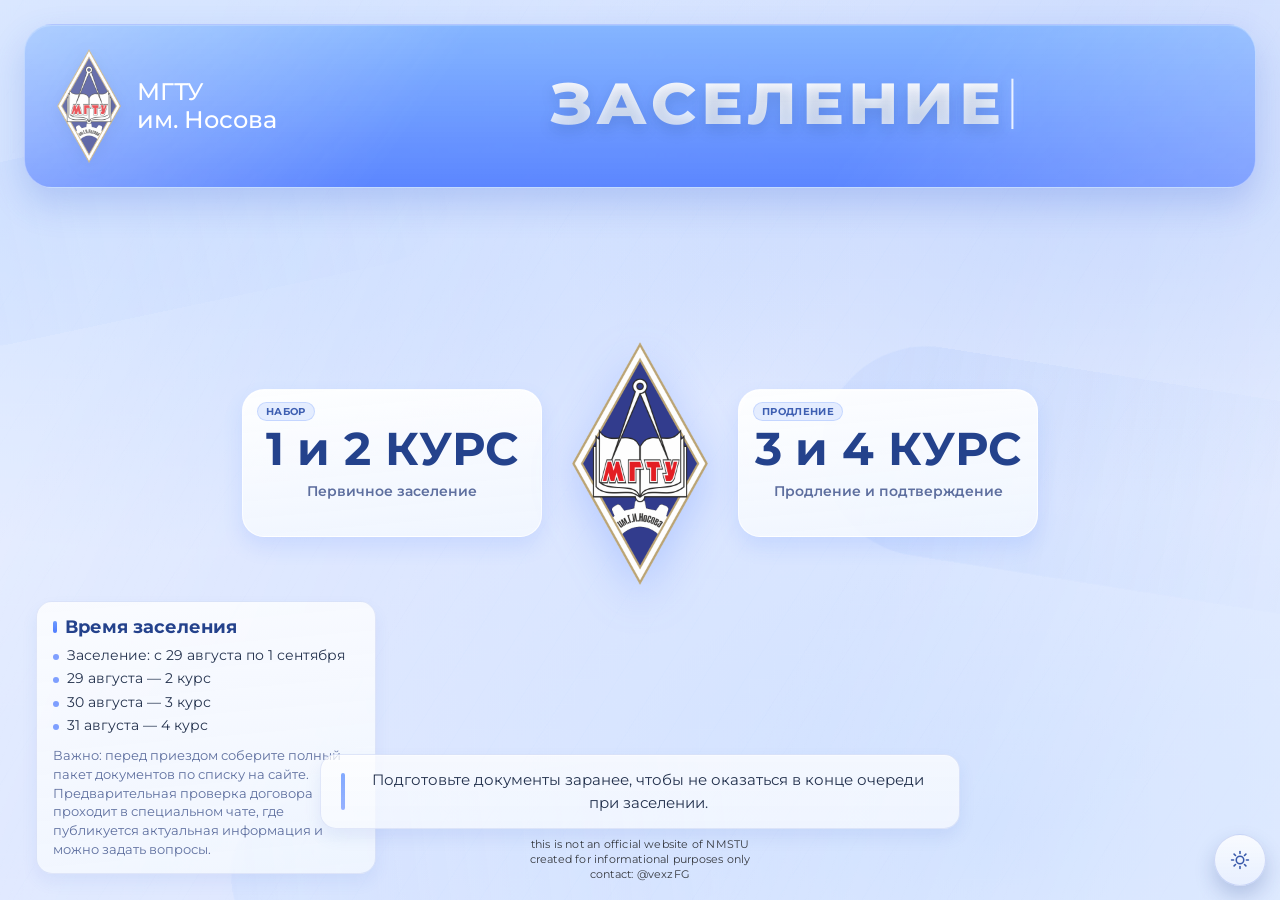
<file: index.html>
﻿<!DOCTYPE html>
<html lang="ru">
<head>
  <meta charset="UTF-8" />
  <meta name="viewport" content="width=device-width, initial-scale=1.0" />
  <title>Заселение 2026</title>
  <link rel="preconnect" href="https://fonts.googleapis.com" />
  <link rel="preconnect" href="https://fonts.gstatic.com" crossorigin />
  <link href="https://fonts.googleapis.com/css2?family=Montserrat:wght@400;500;600;700;800&display=swap" rel="stylesheet" />
  <link rel="stylesheet" href="css/style.css" />
  <script defer src="js/config.js"></script>
  <script defer src="js/theme.js"></script>
  <script defer src="js/main.js"></script>
</head>
<body>
  <div class="page page--home">
    <canvas id="bgCanvas" class="bg-canvas" aria-hidden="true"></canvas>

    <div class="bg-blobs" aria-hidden="true">
      <span class="blob blob--one"></span>
      <span class="blob blob--two"></span>
      <span class="blob blob--three"></span>
    </div>

    <header class="hero-bar">
      <div class="hero-bar__brand">
        <img class="hero-bar__logo" data-site-logo src="" alt="" />
        <div class="hero-bar__brand-text">
          <span>МГТУ</span>
          <span>им. Носова</span>
        </div>
      </div>

      <div class="hero-bar__title" data-site-year-title></div>
    </header>

    <aside class="schedule-note" aria-label="Время заселения">
      <h2>Время заселения</h2>
      <ul>
        <li>Заселение: с 29 августа по 1 сентября</li>
        <li>29 августа — 2 курс</li>
        <li>30 августа — 3 курс</li>
        <li>31 августа — 4 курс</li>
      </ul>
      <p>
        Важно: перед приездом соберите полный пакет документов по списку на сайте.
        Предварительная проверка договора проходит в специальном чате, где публикуется
        актуальная информация и можно задать вопросы.
      </p>
    </aside>

    <main class="home-layout">
      <a href="second-course.html" class="course-card course-card--second">
        <span class="course-card__title">1 и 2 КУРС</span>
        <span class="course-card__subtitle">Первичное заселение</span>
      </a>

      <div class="home-layout__center-logo">
        <img data-site-logo src="" alt="" />
      </div>

      <a href="third-fourth-course.html" class="course-card course-card--third">
        <span class="course-card__title">3 и 4 КУРС</span>
        <span class="course-card__subtitle">Продление и подтверждение</span>
      </a>
    </main>

    <section class="home-info" aria-label="Краткая информация">
      <p>Подготовьте документы заранее, чтобы не оказаться в конце очереди при заселении.</p>
    </section>
  </div>
  <footer class="site-footer">
    <p>
      this is not an official website of NMSTU<br />
      created for informational purposes only<br />
      contact: @vexzFG
    </p>
  </footer>
  <script defer src="js/bg-canvas.js"></script>
</body>
</html>
</file>
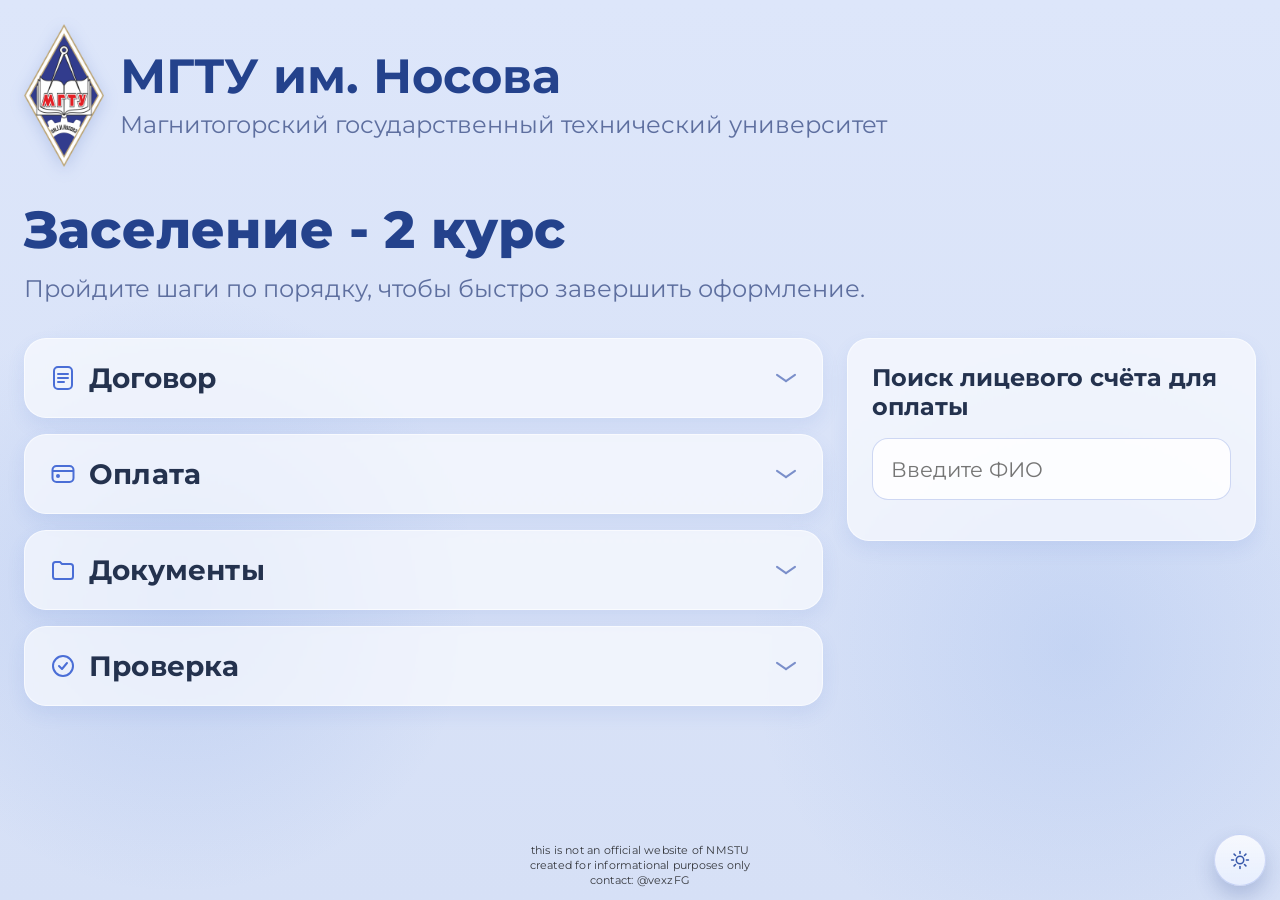
<file: second-course.html>
﻿<!DOCTYPE html>
<html lang="ru">
<head>
  <meta charset="UTF-8" />
  <meta name="viewport" content="width=device-width, initial-scale=1.0" />
  <title>Заселение - 2 курс</title>
  <link rel="preconnect" href="https://fonts.googleapis.com" />
  <link rel="preconnect" href="https://fonts.gstatic.com" crossorigin />
  <link href="https://fonts.googleapis.com/css2?family=Montserrat:wght@400;500;600;700;800&display=swap" rel="stylesheet" />
  <link rel="stylesheet" href="css/style.css" />
  <script defer src="js/config.js"></script>
  <script defer src="js/theme.js"></script>
  <script defer src="js/main.js"></script>
  <script defer src="js/accordion.js"></script>
  <script defer src="js/tabs.js"></script>
  <script defer src="js/search.js"></script>
</head>
<body>
  <div class="page">
    <section class="inner-header">
      <a href="index.html" class="inner-header__brand">
        <img class="inner-header__logo" data-site-logo src="" alt="" />
        <div class="inner-header__text">
          <h1 data-site-short-name></h1>
          <p data-site-full-name></p>
        </div>
      </a>
    </section>

    <section class="page-heading">
      <h2>Заселение - 2 курс</h2>
      <p>Пройдите шаги по порядку, чтобы быстро завершить оформление.</p>
    </section>

    <section class="content-grid">
      <div class="accordion-list">
        <article class="accordion">
          <button class="accordion__header" type="button">
            <div class="accordion__left">
              <img src="assets/icons/document.svg" class="accordion__icon" alt="" aria-hidden="true" />
              <span class="accordion__title">Договор</span>
            </div>

            <span class="accordion__chevron" aria-hidden="true">
              <span></span>
              <span></span>
            </span>
          </button>

          <div class="accordion__content">
            <div class="accordion__content-inner">
              <div class="action-row">
                <!-- Локальный файл: положите PDF в docs/contracts/dogovor.pdf -->
                <a href="#" data-download-key="contractFile" class="ui-btn ui-btn--primary">Скачать договор</a>
                <!-- Локальный файл: положите PDF в docs/examples/primer-dogovora.pdf -->
                <a href="#" data-download-key="contractSample" class="ui-btn ui-btn--secondary">Пример для заполнения</a>
              </div>

              <div class="text-block">
                <h3>Частые ошибки</h3>
                <ul class="simple-list">
                  <li>Неправильно указана дата</li>
                  <li>Нет подписи на последней странице</li>
                  <li>Остались незаполненные поля</li>
                </ul>
              </div>
            </div>
          </div>
        </article>

        <article class="accordion">
          <button class="accordion__header" type="button">
            <div class="accordion__left">
              <img src="assets/icons/payment.svg" class="accordion__icon" alt="" aria-hidden="true" />
              <span class="accordion__title">Оплата</span>
            </div>

            <span class="accordion__chevron" aria-hidden="true">
              <span></span>
              <span></span>
            </span>
          </button>

          <div class="accordion__content">
            <div class="accordion__content-inner">
              <div class="tab-switcher">
                <button type="button" class="tab-switcher__btn is-active" data-tab-target="app-2">Через приложение</button>
                <button type="button" class="tab-switcher__btn" data-tab-target="bank-2">Через банк</button>
              </div>

              <div class="tab-panel is-active" data-tab-content="app-2">
                <div class="text-block">
                  <h3>Путь в приложении КУБ</h3>

                  <div class="path-flow">
                    <span class="path-chip">КУБ</span>
                    <span class="path-arrow">→</span>
                    <span class="path-chip">Платежи</span>
                    <span class="path-arrow">→</span>
                    <span class="path-chip">Институты и колледжи</span>
                    <span class="path-arrow">→</span>
                    <span class="path-chip">МГТУ им. Г. И. Носова</span>
                    <span class="path-arrow">→</span>
                    <span class="path-chip">Общежитие</span>
                  </div>

                  <ol class="step-list">
                    <li>Введите лицевой счёт</li>
                    <li>Проверьте ФИО и реквизиты</li>
                    <li>Подтвердите оплату</li>
                    <li>Сохраните чек и распечатайте его</li>
                  </ol>
                </div>
              </div>

              <div class="tab-panel" data-tab-content="bank-2">
                <div class="text-block">
                  <h3>Оплата через банк</h3>

                  <ol class="step-list">
                    <li>Возьмите с собой лицевой счёт</li>
                    <li>Сообщите назначение: МГТУ им. Г. И. Носова - общежитие</li>
                    <li>Проверьте данные перед оплатой</li>
                    <li>Заберите чек, сохраните и распечатайте его</li>
                  </ol>
                </div>
              </div>

              <div class="warning-box">
                Чек после оплаты нужно обязательно сохранить и распечатать.
              </div>
            </div>
          </div>
        </article>

        <article class="accordion">
          <button class="accordion__header" type="button">
            <div class="accordion__left">
              <img src="assets/icons/folder.svg" class="accordion__icon" alt="" aria-hidden="true" />
              <span class="accordion__title">Документы</span>
            </div>

            <span class="accordion__chevron" aria-hidden="true">
              <span></span>
              <span></span>
            </span>
          </button>

          <div class="accordion__content">
            <div class="accordion__content-inner">
              <ul class="simple-list simple-list--docs">
                <li>Справка RV</li>
                <li>Справка формы 20</li>
                <li>Флюорография (не старше 10 дней)</li>
                <li>Чек об оплате общежития</li>
                <li>Заполненный договор</li>
              </ul>

              <div class="warning-box">
                Если документов не будет при себе, вы окажетесь в конце очереди на заселение.
              </div>
            </div>
          </div>
        </article>

        <article class="accordion">
          <button class="accordion__header" type="button">
            <div class="accordion__left">
              <img src="assets/icons/check.svg" class="accordion__icon" alt="" aria-hidden="true" />
              <span class="accordion__title">Проверка</span>
            </div>

            <span class="accordion__chevron" aria-hidden="true">
              <span></span>
              <span></span>
            </span>
          </button>

          <div class="accordion__content">
            <div class="accordion__content-inner">
              <div class="text-block">
                <p>Отправьте договор и чек в чат проверки.</p>
                <p>Укажите ФИО и курс в сообщении.</p>
              </div>

              <div class="action-row">
                <a href="#" class="ui-btn ui-btn--primary" data-chat-link="secondCourse" target="_blank" rel="noopener noreferrer" referrerpolicy="no-referrer">Перейти в чат</a>
              </div>
            </div>
          </div>
        </article>
      </div>

      <aside class="search-card">
        <h3>Поиск лицевого счёта для оплаты</h3>

        <div class="search-box">
          <input
            id="accountSearchInput"
            type="text"
            placeholder="Введите ФИО"
            autocomplete="off"
          />
          <div id="accountSearchDropdown" class="search-dropdown" role="listbox" aria-label="Подсказки по ФИО"></div>
        </div>

        <div id="accountSearchResult" class="search-result"></div>
      </aside>
    </section>
  </div>
  <footer class="site-footer">
    <p>
      this is not an official website of NMSTU<br />
      created for informational purposes only<br />
      contact: @vexzFG
    </p>
  </footer>
</body>
</html>
</file>
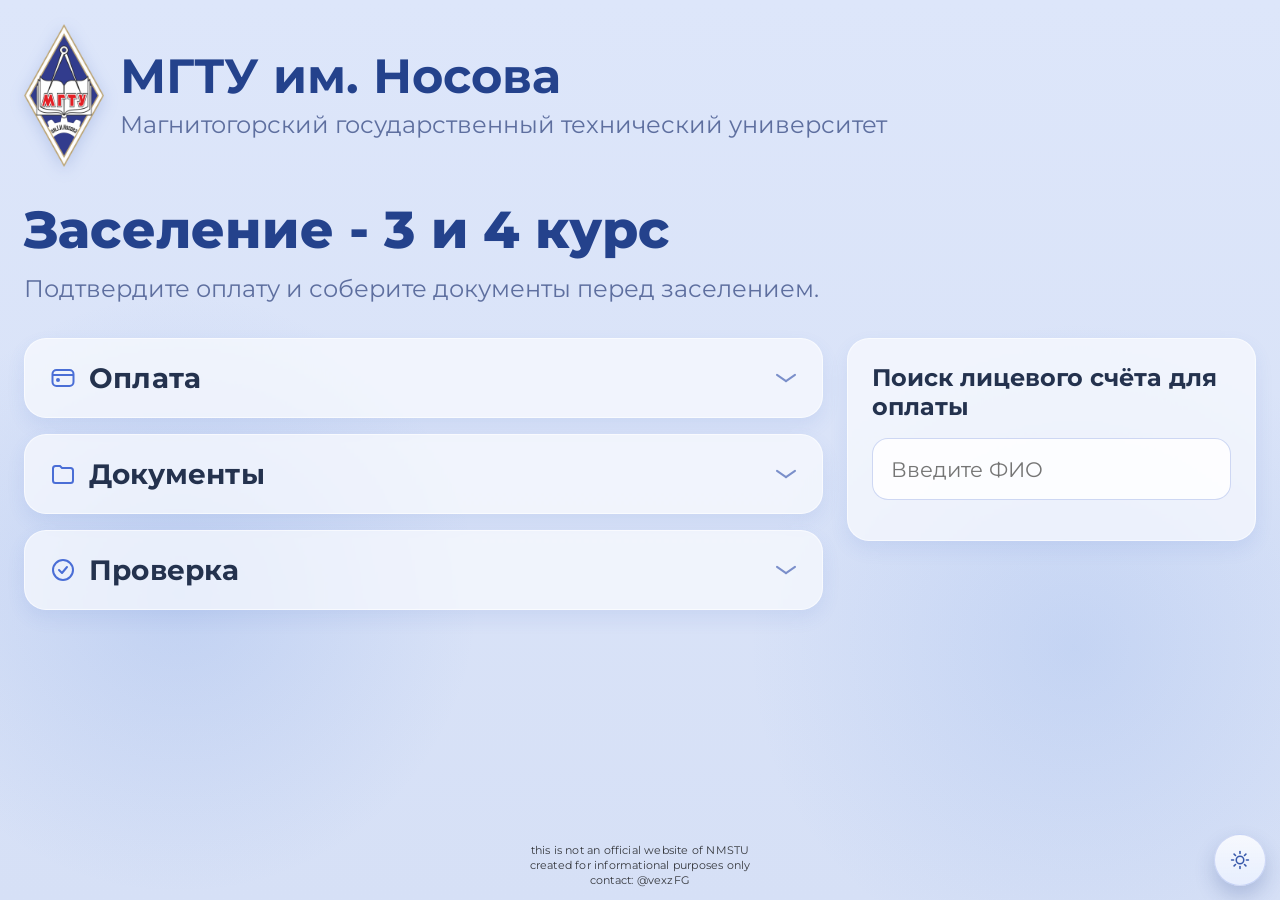
<file: third-fourth-course.html>
﻿<!DOCTYPE html>
<html lang="ru">
<head>
  <meta charset="UTF-8" />
  <meta name="viewport" content="width=device-width, initial-scale=1.0" />
  <title>Заселение - 3 и 4 курс</title>
  <link rel="preconnect" href="https://fonts.googleapis.com" />
  <link rel="preconnect" href="https://fonts.gstatic.com" crossorigin />
  <link href="https://fonts.googleapis.com/css2?family=Montserrat:wght@400;500;600;700;800&display=swap" rel="stylesheet" />
  <link rel="stylesheet" href="css/style.css" />
  <script defer src="js/config.js"></script>
  <script defer src="js/theme.js"></script>
  <script defer src="js/main.js"></script>
  <script defer src="js/accordion.js"></script>
  <script defer src="js/tabs.js"></script>
  <script defer src="js/search.js"></script>
</head>
<body>
  <div class="page">
    <section class="inner-header">
      <a href="index.html" class="inner-header__brand">
        <img class="inner-header__logo" data-site-logo src="" alt="" />
        <div class="inner-header__text">
          <h1 data-site-short-name></h1>
          <p data-site-full-name></p>
        </div>
      </a>
    </section>

    <section class="page-heading">
      <h2>Заселение - 3 и 4 курс</h2>
      <p>Подтвердите оплату и соберите документы перед заселением.</p>
    </section>

    <section class="content-grid">
      <div class="accordion-list">
        <article class="accordion">
          <button class="accordion__header" type="button">
            <div class="accordion__left">
              <img src="assets/icons/payment.svg" class="accordion__icon" alt="" aria-hidden="true" />
              <span class="accordion__title">Оплата</span>
            </div>

            <span class="accordion__chevron" aria-hidden="true">
              <span></span>
              <span></span>
            </span>
          </button>

          <div class="accordion__content">
            <div class="accordion__content-inner">
              <div class="tab-switcher">
                <button type="button" class="tab-switcher__btn is-active" data-tab-target="app-34">Через приложение</button>
                <button type="button" class="tab-switcher__btn" data-tab-target="bank-34">Через банк</button>
              </div>

              <div class="tab-panel is-active" data-tab-content="app-34">
                <div class="text-block">
                  <h3>Путь в приложении КУБ</h3>

                  <div class="path-flow">
                    <span class="path-chip">КУБ</span>
                    <span class="path-arrow">→</span>
                    <span class="path-chip">Платежи</span>
                    <span class="path-arrow">→</span>
                    <span class="path-chip">Институты и колледжи</span>
                    <span class="path-arrow">→</span>
                    <span class="path-chip">МГТУ им. Г. И. Носова</span>
                    <span class="path-arrow">→</span>
                    <span class="path-chip">Общежитие</span>
                  </div>

                  <ol class="step-list">
                    <li>Введите лицевой счёт</li>
                    <li>Проверьте ФИО и реквизиты</li>
                    <li>Подтвердите оплату</li>
                    <li>Сохраните чек и распечатайте его</li>
                  </ol>
                </div>
              </div>

              <div class="tab-panel" data-tab-content="bank-34">
                <div class="text-block">
                  <h3>Оплата через банк</h3>

                  <ol class="step-list">
                    <li>Возьмите с собой лицевой счёт</li>
                    <li>Сообщите назначение: МГТУ им. Г. И. Носова - общежитие</li>
                    <li>Проверьте данные перед оплатой</li>
                    <li>Заберите чек, сохраните и распечатайте его</li>
                  </ol>
                </div>
              </div>

              <div class="warning-box">
                Чек после оплаты нужно обязательно сохранить и распечатать.
              </div>
            </div>
          </div>
        </article>

        <article class="accordion">
          <button class="accordion__header" type="button">
            <div class="accordion__left">
              <img src="assets/icons/folder.svg" class="accordion__icon" alt="" aria-hidden="true" />
              <span class="accordion__title">Документы</span>
            </div>

            <span class="accordion__chevron" aria-hidden="true">
              <span></span>
              <span></span>
            </span>
          </button>

          <div class="accordion__content">
            <div class="accordion__content-inner">
              <ul class="simple-list simple-list--docs">
                <li>Справка RV</li>
                <li>Справка формы 20</li>
                <li>Флюорография (не старше 10 дней)</li>
                <li>Чек об оплате общежития</li>
              </ul>

              <div class="warning-box">
                Если документов не будет при себе, вы окажетесь в конце очереди на заселение.
              </div>
            </div>
          </div>
        </article>

        <article class="accordion">
          <button class="accordion__header" type="button">
            <div class="accordion__left">
              <img src="assets/icons/check.svg" class="accordion__icon" alt="" aria-hidden="true" />
              <span class="accordion__title">Проверка</span>
            </div>

            <span class="accordion__chevron" aria-hidden="true">
              <span></span>
              <span></span>
            </span>
          </button>

          <div class="accordion__content">
            <div class="accordion__content-inner">
              <div class="text-block">
                <p>Отправьте чек в чат проверки.</p>
                <p>Укажите ФИО и курс в сообщении.</p>
              </div>

              <div class="action-row">
                <a href="#" class="ui-btn ui-btn--primary" data-chat-link="thirdFourthCourse" target="_blank" rel="noopener noreferrer" referrerpolicy="no-referrer">Перейти в чат</a>
              </div>
            </div>
          </div>
        </article>
      </div>

      <aside class="search-card">
        <h3>Поиск лицевого счёта для оплаты</h3>

        <div class="search-box">
          <input
            id="accountSearchInput"
            type="text"
            placeholder="Введите ФИО"
            autocomplete="off"
          />
          <div id="accountSearchDropdown" class="search-dropdown" role="listbox" aria-label="Подсказки по ФИО"></div>
        </div>

        <div id="accountSearchResult" class="search-result"></div>
      </aside>
    </section>
  </div>
  <footer class="site-footer">
    <p>
      this is not an official website of NMSTU<br />
      created for informational purposes only<br />
      contact: @vexzFG
    </p>
  </footer>
</body>
</html>
</file>
<file: css/style.css>
﻿/* ========== reset ========== */
*,
*::before,
*::after {
  box-sizing: border-box;
}

html {
  -webkit-text-size-adjust: 100%;
  scroll-behavior: smooth;
  -ms-overflow-style: none;
  scrollbar-width: none;
}

html::-webkit-scrollbar,
body::-webkit-scrollbar {
  width: 0;
  height: 0;
}

a,
button,
input {
  -webkit-tap-highlight-color: transparent;
}

body,
h1,
h2,
h3,
p,
ul,
ol {
  margin: 0;
}

ul,
ol {
  padding: 0;
}

button,
input {
  font: inherit;
}

/* ========== variables ========== */
:root {
  --font-main: "Montserrat", sans-serif;

  --space-8: 8px;
  --space-16: 16px;
  --space-24: 24px;
  --space-32: 32px;

  --bg-base: #edf3ff;
  --bg-card: rgba(255, 255, 255, 0.62);
  --bg-card-strong: rgba(255, 255, 255, 0.78);
  --bg-glass-blue: linear-gradient(180deg, rgba(110, 168, 255, 0.78), rgba(79, 124, 255, 0.9));
  --text-main: #24428c;
  --text-muted: #5e6f9f;
  --text-dark: #24324e;
  --text-white: #ffffff;
  --border-glass: rgba(255, 255, 255, 0.58);
  --border-soft: rgba(122, 146, 224, 0.24);
  --shadow-soft: 0 10px 22px rgba(70, 107, 206, 0.12);
  --shadow-card: 0 8px 18px rgba(70, 107, 206, 0.1);
  --shadow-card-hover: 0 6px 14px rgba(70, 107, 206, 0.08);
  --shadow-blue-glow: 0 12px 28px rgba(79, 124, 255, 0.14);
  --focus-ring: 0 0 0 3px rgba(79, 124, 255, 0.22);
  --focus-ring-strong: 0 0 0 4px rgba(79, 124, 255, 0.26);

  --radius-hero: 28px;
  --radius-card: 22px;
  --radius-input: 16px;
  --radius-btn: 14px;

  --transition-fast: 120ms ease;
  --transition-mid: 180ms ease-out;
  --transition-accordion: 200ms ease-out;
  --transition-accordion-close: 180ms cubic-bezier(0.22, 1, 0.36, 1);
}

html,
body {
  transition: background-color 220ms ease, color 220ms ease;
}

html.theme-dark {
  --bg-base: #111317;
  --bg-card: rgba(20, 24, 33, 0.78);
  --bg-card-strong: rgba(24, 29, 40, 0.84);
  --bg-glass-blue: linear-gradient(180deg, rgba(43, 51, 69, 0.94), rgba(27, 32, 45, 0.96));
  --text-main: #c9d4ea;
  --text-muted: #9ca9c1;
  --text-dark: #e6ecf7;
  --text-white: #f0f4ff;
  --border-glass: rgba(114, 129, 160, 0.28);
  --border-soft: rgba(112, 127, 156, 0.2);
  --shadow-soft: 0 12px 26px rgba(2, 4, 8, 0.52);
  --shadow-card: 0 8px 18px rgba(3, 5, 10, 0.48);
  --shadow-card-hover: 0 10px 22px rgba(2, 4, 8, 0.56);
  --shadow-blue-glow: 0 12px 24px rgba(27, 44, 79, 0.26);
  --focus-ring: 0 0 0 3px rgba(118, 146, 204, 0.28);
  --focus-ring-strong: 0 0 0 4px rgba(118, 146, 204, 0.34);
}

/* Chrome/Chromium: soft fallback for heavy glass + blur stack */
html.is-chromium .hero-bar,
html.is-chromium .schedule-note,
html.is-chromium .search-card,
html.is-chromium .accordion {
  backdrop-filter: blur(1.1px) saturate(103%);
  -webkit-backdrop-filter: blur(1.1px) saturate(103%);
}

html.is-chromium .hero-bar__logo,
html.is-chromium .inner-header__logo {
  filter: drop-shadow(0 4px 8px rgba(48, 86, 182, 0.2));
}

html.is-chromium .blob {
  filter: none;
}

html.is-chromium .bg-blobs::before {
  animation: none;
}

html.is-chromium .bg-blobs::after {
  animation: none;
  opacity: 0.48;
}

html.is-chromium .blob {
  animation: none;
  opacity: 0.52;
}

html.is-chromium .page--home::before {
  animation: none;
  mix-blend-mode: normal;
  opacity: 0.55;
}

html.is-chromium .course-card,
html.is-chromium .course-card:hover {
  box-shadow:
    0 10px 20px rgba(79, 124, 255, 0.14),
    inset 0 1px 0 rgba(255, 255, 255, 0.54);
}

html.theme-dark.is-chromium .hero-bar,
html.theme-dark.is-chromium .schedule-note,
html.theme-dark.is-chromium .search-card,
html.theme-dark.is-chromium .accordion {
  backdrop-filter: blur(0.8px) saturate(100.5%);
  -webkit-backdrop-filter: blur(0.8px) saturate(100.5%);
}

/* ========== base ========== */
body {
  min-height: 100vh;
  display: flex;
  flex-direction: column;
  font-family: var(--font-main);
  color: var(--text-dark);
  overflow-x: hidden;
  opacity: 0.99;
  transition: opacity 220ms ease-out;
  background:
    radial-gradient(circle at 14% 66%, rgba(88, 134, 219, 0.18), transparent 24%),
    radial-gradient(circle at 84% 72%, rgba(95, 142, 224, 0.16), transparent 26%),
    linear-gradient(180deg, #dde6fa 0%, #d6e0f6 100%);
}

html.theme-dark body {
  background:
    radial-gradient(circle at 16% 22%, rgba(38, 54, 87, 0.44), transparent 32%),
    radial-gradient(circle at 78% 62%, rgba(28, 43, 75, 0.36), transparent 34%),
    linear-gradient(180deg, #13161d 0%, #0f1218 100%);
}

a {
  color: inherit;
  text-decoration: none;
}

img {
  display: block;
  max-width: 100%;
}

/* ========== layout ========== */
.page {
  position: relative;
  width: 100%;
  flex: 1 0 auto;
  max-width: 1320px;
  margin: 0 auto;
  padding: var(--space-24) var(--space-24) var(--space-32);
}

.page--home {
  min-height: 100vh;
  overflow: clip;
}

.bg-canvas {
  position: fixed;
  inset: 0;
  width: 100%;
  height: 100%;
  pointer-events: none;
  z-index: 0;
  opacity: 1;
  mix-blend-mode: normal;
}

html.theme-dark .bg-canvas {
  opacity: 0.92;
}

/* Внутренние страницы: безопасная анимация входа сверху вниз (без зависимости от JS) */
.page:not(.page--home) {
  animation: pageSlideIn 360ms cubic-bezier(0.22, 1, 0.36, 1);
}

@keyframes pageSlideIn {
  from {
    opacity: 0;
    transform: translateY(-22px);
  }
  to {
    opacity: 1;
    transform: translateY(0);
  }
}

/* ========== home decorative blobs ========== */
.bg-blobs {
  position: fixed;
  left: 50%;
  top: 0;
  transform: translateX(-50%);
  width: 100vw;
  height: 100vh;
  pointer-events: none;
  z-index: 0;
  overflow: hidden;
}

.bg-blobs::before,
.bg-blobs::after {
  content: "";
  position: absolute;
  inset: -8%;
}

.bg-blobs::before {
  background:
    radial-gradient(70% 58% at 18% 18%, rgba(122, 175, 255, 0.28), transparent 72%),
    radial-gradient(58% 46% at 84% 22%, rgba(112, 160, 252, 0.22), transparent 72%),
    radial-gradient(66% 62% at 74% 86%, rgba(146, 193, 255, 0.24), transparent 72%),
    linear-gradient(145deg, #eaf1ff 0%, #dde7ff 44%, #e7eeff 100%);
  will-change: transform, opacity;
  animation: auroraBase 24s ease-in-out infinite alternate;
  opacity: 1;
}

.bg-blobs::after {
  background:
    linear-gradient(112deg, rgba(255, 255, 255, 0.34) 18%, rgba(255, 255, 255, 0) 42%),
    linear-gradient(292deg, rgba(255, 255, 255, 0.26) 16%, rgba(255, 255, 255, 0) 38%),
    repeating-linear-gradient(
      122deg,
      rgba(127, 160, 236, 0.03) 0px,
      rgba(127, 160, 236, 0.03) 1px,
      transparent 1px,
      transparent 36px
    );
  opacity: 0.64;
  will-change: transform, opacity;
  animation: auroraVeil 34s linear infinite;
}

.page--home::before {
  content: "";
  position: fixed;
  inset: 0;
  pointer-events: none;
  z-index: 0;
  background:
    radial-gradient(42% 28% at 20% 30%, rgba(88, 123, 210, 0.1), transparent 70%),
    radial-gradient(40% 26% at 78% 68%, rgba(72, 111, 202, 0.1), transparent 72%);
  mix-blend-mode: multiply;
  animation: darkFogShift 18s ease-in-out infinite alternate;
  opacity: 1;
}

.blob {
  position: absolute;
  border-radius: 999px;
  filter: saturate(110%);
  will-change: transform, opacity;
  animation: ribbonFloat 18s ease-in-out infinite;
}

.blob--one {
  --r: -12deg;
  width: 44vw;
  min-width: 320px;
  max-width: 620px;
  height: 180px;
  left: -8%;
  top: 14%;
  transform: rotate(var(--r));
  background: linear-gradient(90deg, rgba(127, 176, 255, 0.18), rgba(127, 176, 255, 0));
  opacity: 0.84;
}

.blob--two {
  --r: 9deg;
  width: 48vw;
  min-width: 340px;
  max-width: 680px;
  height: 210px;
  right: -12%;
  top: 42%;
  transform: rotate(var(--r));
  background: linear-gradient(90deg, rgba(116, 165, 249, 0.2), rgba(116, 165, 249, 0));
  opacity: 0.78;
  animation-delay: 0.8s;
}

.blob--three {
  --r: -7deg;
  width: 40vw;
  min-width: 300px;
  max-width: 560px;
  height: 160px;
  left: 18%;
  bottom: -4%;
  transform: rotate(var(--r));
  background: linear-gradient(90deg, rgba(143, 189, 255, 0.2), rgba(143, 189, 255, 0));
  opacity: 0.74;
  animation-delay: 1.6s;
}

@keyframes ribbonFloat {
  0%,
  100% {
    transform: translate3d(0, 0, 0) rotate(var(--r, 0deg)) scale(1);
    opacity: 0.58;
  }
  50% {
    transform: translate3d(18px, -12px, 0) rotate(var(--r, 0deg)) scale(1.05);
    opacity: 0.78;
  }
}

@keyframes auroraBase {
  0% {
    transform: translate3d(-1.8%, -1.2%, 0) scale(1.02);
    opacity: 0.96;
  }
  50% {
    transform: translate3d(1.4%, 1.4%, 0) scale(1.04);
    opacity: 1;
  }
  100% {
    transform: translate3d(2.1%, -1.4%, 0) scale(1.03);
    opacity: 0.97;
  }
}

@keyframes auroraVeil {
  0% {
    transform: translate3d(-2.6%, 0, 0) rotate(0.001deg);
  }
  50% {
    transform: translate3d(1.8%, -2.1%, 0) rotate(0.001deg);
  }
  100% {
    transform: translate3d(-1%, 2.4%, 0) rotate(0.001deg);
  }
}

@keyframes darkFogShift {
  0% {
    transform: translate3d(-1%, -1%, 0) scale(1.02);
    opacity: 0.85;
  }
  100% {
    transform: translate3d(1.2%, 1%, 0) scale(1.04);
    opacity: 1;
  }
}

/* ========== home hero ========== */
.hero-bar,
.home-layout,
.home-info,
.schedule-note {
  position: relative;
  z-index: 1;
}

.hero-bar {
  display: flex;
  align-items: center;
  justify-content: space-between;
  gap: var(--space-24);
  min-height: 144px;
  padding: var(--space-24) var(--space-32);
  border-radius: var(--radius-hero);
  background: var(--bg-glass-blue);
  border: 1px solid rgba(255, 255, 255, 0.52);
  box-shadow:
    0 16px 34px rgba(59, 102, 214, 0.22),
    inset 0 1px 0 rgba(255, 255, 255, 0.2);
  backdrop-filter: blur(6px);
  -webkit-backdrop-filter: blur(6px);
  overflow: hidden;
}

.hero-bar::after {
  content: "";
  position: absolute;
  inset: -1px;
  border-radius: inherit;
  background: linear-gradient(125deg, rgba(255, 255, 255, 0.34), transparent 34%, transparent 68%, rgba(255, 255, 255, 0.24));
  pointer-events: none;
  mix-blend-mode: screen;
}

.hero-bar__brand {
  display: flex;
  align-items: center;
  gap: var(--space-16);
  min-width: 260px;
}

.hero-bar__logo {
  width: 64px;
  height: auto;
  filter: drop-shadow(0 6px 14px rgba(33, 75, 182, 0.34));
}

.hero-bar__brand-text {
  display: flex;
  flex-direction: column;
  gap: 2px;
  color: var(--text-white);
  font-weight: 500;
  font-size: 24px;
  line-height: 1.08;
}

.hero-bar__title {
  flex: 1;
  display: block;
  width: 100%;
  position: relative;
  min-height: 1.04em;
  text-align: center;
  color: transparent;
  font-weight: 800;
  font-size: clamp(56px, 4.8vw, 84px);
  letter-spacing: 0.075em;
  word-spacing: 0.16em;
  line-height: 0.96;
  background: linear-gradient(180deg, rgba(255, 255, 255, 0.98), rgba(227, 238, 255, 0.92));
  -webkit-background-clip: text;
  background-clip: text;
  text-shadow: 0 6px 14px rgba(23, 48, 112, 0.18);
  transform: scaleX(1.015) scaleY(0.95);
  transform-origin: 50% 58%;
  text-wrap: balance;
}

.hero-bar__title.is-cycling {
  white-space: nowrap;
  text-wrap: nowrap;
}

.hero-bar__title.is-cycling::after {
  content: "";
  display: inline-block;
  width: 1.5px;
  height: 0.86em;
  margin-left: 0.1em;
  vertical-align: -0.08em;
  background: rgba(245, 250, 255, 0.9);
  box-shadow: 0 0 10px rgba(170, 201, 255, 0.4);
  animation: titleCaretBlink 1200ms ease-in-out infinite;
}

@keyframes titleCaretBlink {
  0%,
  26% {
    opacity: 0.95;
  }
  52% {
    opacity: 0.3;
  }
  78%,
  100% {
    opacity: 0.92;
  }
}

.home-layout {
  min-height: calc(100vh - 350px);
  display: flex;
  align-items: center;
  justify-content: center;
  gap: 44px;
}

.schedule-note {
  position: fixed;
  left: 36px;
  bottom: 26px;
  width: min(340px, calc(100vw - 56px));
  padding: 14px 16px;
  border-radius: 16px;
  background: linear-gradient(175deg, rgba(255, 255, 255, 0.8), rgba(246, 250, 255, 0.75));
  border: 1px solid rgba(122, 146, 224, 0.2);
  box-shadow: 0 8px 16px rgba(70, 107, 206, 0.08);
  backdrop-filter: blur(4px);
  -webkit-backdrop-filter: blur(4px);
}

.schedule-note h2 {
  font-size: 18px;
  font-weight: 700;
  color: var(--text-main);
  margin-bottom: 8px;
  position: relative;
  padding-left: 12px;
}

.schedule-note h2::before {
  content: "";
  position: absolute;
  left: 0;
  top: 5px;
  bottom: 5px;
  width: 4px;
  border-radius: 999px;
  background: linear-gradient(180deg, #6d9bff, #4f7cff);
}

.schedule-note ul {
  list-style: none;
  margin: 0;
  padding: 0;
}

.schedule-note li {
  font-size: 14px;
  line-height: 1.4;
  color: var(--text-dark);
  position: relative;
  padding-left: 14px;
}

.schedule-note li::before {
  content: "";
  position: absolute;
  left: 0;
  top: 8px;
  width: 6px;
  height: 6px;
  border-radius: 50%;
  background: rgba(79, 124, 255, 0.72);
}

.schedule-note li + li {
  margin-top: 4px;
}

.schedule-note p {
  margin-top: 10px;
  font-size: 13px;
  line-height: 1.45;
  color: var(--text-muted);
}

.home-layout__center-logo {
  width: 136px;
  filter: drop-shadow(0 14px 22px rgba(79, 124, 255, 0.28));
}

.course-card {
  width: 336px;
  min-height: 148px;
  display: flex;
  flex-direction: column;
  align-items: center;
  justify-content: center;
  gap: 10px;
  border-radius: var(--radius-card);
  background: linear-gradient(175deg, rgba(255, 255, 255, 0.94), rgba(242, 247, 255, 0.9));
  border: 1px solid rgba(255, 255, 255, 0.72);
  box-shadow:
    0 18px 28px rgba(79, 124, 255, 0.16),
    inset 0 1px 0 rgba(255, 255, 255, 0.5),
    inset 0 -6px 18px rgba(120, 152, 232, 0.08);
  color: var(--text-main);
  transition: transform 260ms cubic-bezier(0.22, 1, 0.36, 1), opacity 260ms ease, box-shadow 260ms ease;
  will-change: transform;
  position: relative;
  overflow: hidden;
}

.course-card::before {
  content: "";
  position: absolute;
  left: -48%;
  top: -120%;
  width: 42%;
  height: 320%;
  transform: rotate(22deg);
  background: linear-gradient(180deg, transparent, rgba(255, 255, 255, 0.55), transparent);
  transition: left 420ms ease;
  pointer-events: none;
}

.course-card--second::after,
.course-card--third::after {
  position: absolute;
  top: 12px;
  left: 14px;
  padding: 2px 8px;
  border-radius: 999px;
  font-size: 10px;
  font-weight: 700;
  letter-spacing: 0.35px;
  color: #3e5fb2;
  background: rgba(93, 141, 255, 0.14);
  border: 1px solid rgba(93, 141, 255, 0.24);
}

.course-card--second::after {
  content: "НАБОР";
}

.course-card--third::after {
  content: "ПРОДЛЕНИЕ";
}

.course-card:hover {
  transform: translateY(-2px) scale(1.01);
  opacity: 1;
  box-shadow:
    0 20px 34px rgba(79, 124, 255, 0.2),
    inset 0 1px 0 rgba(255, 255, 255, 0.62),
    inset 0 -8px 18px rgba(120, 152, 232, 0.1);
}

.course-card:hover::before {
  left: 120%;
}

.course-card:active {
  transform: scale(0.992);
}

.course-card.is-pressed {
  transform: translateY(-1px) scale(0.985);
  opacity: 0.95;
}

.course-card__title {
  font-size: 46px;
  font-weight: 700;
  line-height: 1;
  letter-spacing: 0.4px;
}

.course-card__subtitle {
  font-size: 14px;
  color: var(--text-muted);
  font-weight: 600;
}

.home-info {
  max-width: 640px;
  margin: 16px auto 10px;
  padding: 14px 20px;
  border-radius: 16px;
  background: linear-gradient(180deg, rgba(255, 255, 255, 0.74), rgba(247, 250, 255, 0.76));
  border: 1px solid rgba(122, 146, 224, 0.2);
  text-align: center;
  color: var(--text-dark);
  font-size: 15px;
  line-height: 1.5;
  box-shadow:
    0 8px 16px rgba(70, 107, 206, 0.1),
    inset 0 1px 0 rgba(255, 255, 255, 0.44);
}

.home-info p {
  position: relative;
  padding-left: 16px;
}

.home-info p::before {
  content: "";
  position: absolute;
  left: 0;
  top: 4px;
  bottom: 4px;
  width: 4px;
  border-radius: 999px;
  background: linear-gradient(180deg, rgba(109, 155, 255, 0.86), rgba(79, 124, 255, 0.58));
}

/* ========== inner pages header ========== */
.inner-header {
  margin-bottom: var(--space-32);
}

.inner-header__brand {
  display: inline-flex;
  align-items: center;
  gap: var(--space-16);
  transition: transform var(--transition-fast), opacity var(--transition-fast);
}

.inner-header__brand:hover {
  transform: scale(0.99);
  opacity: 0.98;
}

.inner-header__logo {
  width: 80px;
  filter: drop-shadow(0 5px 12px rgba(79, 124, 255, 0.22));
}

.inner-header__text h1 {
  font-size: 58px;
  font-weight: 700;
  color: var(--text-main);
  line-height: 1.04;
}

.inner-header__text p {
  margin-top: var(--space-8);
  font-size: 24px;
  color: var(--text-muted);
}

.page-heading {
  margin-bottom: var(--space-32);
}

.page-heading h2 {
  font-size: 58px;
  line-height: 1.05;
  font-weight: 800;
  color: var(--text-main);
  letter-spacing: 0.2px;
}

.page-heading p {
  margin-top: var(--space-16);
  font-size: 24px;
  color: var(--text-muted);
  max-width: 920px;
  line-height: 1.35;
}

/* ========== content grid ========== */
.content-grid {
  display: grid;
  grid-template-columns: minmax(0, 1.8fr) minmax(320px, 0.92fr);
  gap: var(--space-24);
  align-items: start;
}

.accordion-list {
  display: flex;
  flex-direction: column;
  gap: var(--space-16);
}

/* ========== search card ========== */
.search-card {
  position: sticky;
  top: var(--space-16);
  padding: 24px;
  border-radius: var(--radius-card);
  background: var(--bg-card);
  border: 1px solid var(--border-glass);
  box-shadow: var(--shadow-card);
  backdrop-filter: blur(6px);
  -webkit-backdrop-filter: blur(6px);
}

.search-card h3 {
  font-size: 24px;
  line-height: 1.24;
  font-weight: 700;
  color: var(--text-dark);
}

.search-box {
  position: relative;
  margin-top: var(--space-16);
}

.search-box input {
  width: 100%;
  min-height: 62px;
  padding: 0 18px;
  border: 1px solid rgba(116, 142, 220, 0.34);
  border-radius: var(--radius-input);
  background: rgba(255, 255, 255, 0.84);
  color: var(--text-dark);
  font-size: 21px;
  outline: none;
  transition: border-color var(--transition-fast), box-shadow var(--transition-fast);
}

.search-box input:focus {
  border-color: rgba(79, 124, 255, 0.62);
  box-shadow: var(--focus-ring-strong);
}

.search-helper {
  margin-top: 10px;
  font-size: 14px;
  color: var(--text-muted);
  line-height: 1.45;
}

.search-dropdown {
  position: absolute;
  left: 0;
  right: 0;
  top: calc(100% + 8px);
  border-radius: 14px;
  border: 1px solid rgba(116, 142, 220, 0.22);
  background: rgba(255, 255, 255, 0.95);
  box-shadow: var(--shadow-card);
  overflow: hidden;
  max-height: 280px;
  opacity: 0;
  transform: translateY(-4px);
  visibility: hidden;
  pointer-events: none;
  transition:
    opacity var(--transition-fast),
    transform var(--transition-fast);
}

.search-dropdown.is-open {
  opacity: 1;
  transform: translateY(0);
  visibility: visible;
  pointer-events: auto;
}

.search-dropdown__list {
  max-height: 280px;
  overflow-y: auto;
  overflow-x: hidden;
  scrollbar-width: none;
  -ms-overflow-style: none;
}

.search-dropdown__list::-webkit-scrollbar {
  width: 0;
  height: 0;
}

.search-dropdown__meta {
  padding: 8px 12px;
  border-bottom: 1px solid rgba(116, 142, 220, 0.16);
  font-size: 12px;
  font-weight: 600;
  color: var(--text-muted);
  background: rgba(245, 249, 255, 0.92);
}

.search-dropdown__item {
  width: 100%;
  border: none;
  background: transparent;
  text-align: left;
  padding: 12px 14px;
  cursor: pointer;
  display: flex;
  flex-direction: column;
  gap: 2px;
  transition: background var(--transition-fast), transform var(--transition-fast);
  touch-action: manipulation;
}

.search-dropdown__item:hover,
.search-dropdown__item.is-active {
  background: rgba(79, 124, 255, 0.1);
  transform: translateX(1px);
}

.search-dropdown__fio {
  font-size: 15px;
  font-weight: 600;
  color: var(--text-dark);
}

.search-dropdown__account {
  font-size: 13px;
  color: var(--text-muted);
}

.search-result {
  margin-top: var(--space-16);
}

.search-result__card {
  padding: var(--space-16);
  border-radius: 14px;
  background: rgba(255, 255, 255, 0.76);
  border: 1px solid rgba(118, 145, 223, 0.18);
}

.search-result__row + .search-result__row {
  margin-top: 10px;
}

.search-result__label {
  display: block;
  font-size: 14px;
  color: var(--text-muted);
  margin-bottom: 4px;
}

.search-result__value {
  display: block;
  font-size: 17px;
  color: var(--text-dark);
  font-weight: 600;
  line-height: 1.35;
  word-break: break-word;
}

.search-result__account {
  font-size: 21px;
  color: var(--text-main);
}

.copy-btn {
  margin-top: 12px;
  width: 100%;
  min-height: 46px;
  border: none;
  border-radius: 12px;
  cursor: pointer;
  background: linear-gradient(180deg, #6d9bff, #4f7cff);
  color: #fff;
  font-weight: 600;
  transition: transform var(--transition-fast), opacity var(--transition-fast);
}

.copy-btn:hover {
  opacity: 0.96;
}

.copy-btn:active {
  transform: scale(0.985);
}

.theme-toggle {
  position: fixed;
  right: 14px;
  bottom: 14px;
  width: 52px;
  height: 52px;
  display: inline-flex;
  align-items: center;
  justify-content: center;
  border: 1px solid rgba(122, 146, 224, 0.3);
  border-radius: 999px;
  background: linear-gradient(180deg, rgba(255, 255, 255, 0.82), rgba(233, 240, 255, 0.88));
  color: #3758aa;
  cursor: pointer;
  z-index: 30;
  box-shadow: 0 10px 20px rgba(30, 59, 132, 0.22);
  transition:
    transform 240ms cubic-bezier(0.22, 1, 0.36, 1),
    box-shadow var(--transition-fast),
    opacity var(--transition-fast),
    color var(--transition-fast),
    border-color var(--transition-fast),
    background-color var(--transition-fast);
}

.theme-toggle:hover {
  transform: translateY(-1px);
}

.theme-toggle:active {
  transform: scale(0.97);
}

html.theme-dark .theme-toggle {
  border-color: rgba(121, 135, 165, 0.34);
  background: linear-gradient(180deg, rgba(39, 45, 60, 0.94), rgba(26, 31, 42, 0.96));
  color: #d6deef;
  box-shadow: 0 10px 20px rgba(3, 5, 10, 0.58);
}

.theme-toggle__glyph {
  position: relative;
  width: 22px;
  height: 22px;
}

.theme-toggle__icon {
  position: absolute;
  inset: 0;
  width: 100%;
  height: 100%;
  transform-origin: 50% 50%;
  transition:
    opacity 220ms ease,
    transform 300ms cubic-bezier(0.22, 1, 0.36, 1);
}

.theme-toggle__icon--sun {
  opacity: 1;
  transform: scale(1) translateY(0);
}

.theme-toggle__icon--moon {
  opacity: 0;
  transform: scale(0.62) translateY(1.2px);
}

.theme-toggle.is-dark .theme-toggle__icon--sun {
  opacity: 0;
  transform: scale(0.72) translateY(-1.2px);
}

.theme-toggle.is-dark .theme-toggle__icon--moon {
  opacity: 1;
  transform: scale(1) translateY(0);
}

.theme-toggle.is-animating {
  pointer-events: none;
  animation: themeTogglePulse 320ms cubic-bezier(0.22, 1, 0.36, 1);
}

@keyframes themeTogglePulse {
  0% {
    transform: translateY(0) scale(1);
  }
  55% {
    transform: translateY(-1px) scale(1.05);
  }
  100% {
    transform: translateY(0) scale(1);
  }
}

.theme-toggle__sun-rays {
  transform-origin: 12px 12px;
  transition: transform 300ms cubic-bezier(0.22, 1, 0.36, 1), opacity 220ms ease;
}

.theme-toggle.is-dark .theme-toggle__sun-rays {
  transform: rotate(20deg);
  opacity: 0.1;
}

.theme-wipe {
  position: fixed;
  left: var(--wipe-x, 100%);
  top: var(--wipe-y, 100%);
  width: 40px;
  height: 40px;
  border-radius: 50%;
  z-index: 29;
  pointer-events: none;
  opacity: 1;
  background: var(--wipe-bg, #101319);
  transform: translate(-50%, -50%) scale(0);
  will-change: transform, opacity;
  transition:
    transform 420ms cubic-bezier(0.22, 1, 0.36, 1),
    opacity 220ms ease;
}

.theme-wipe.is-active {
  transform: translate(-50%, -50%) scale(130);
}

.theme-wipe.is-fade {
  opacity: 0;
}

html.theme-dark .bg-blobs {
  opacity: 0.36;
}

html.theme-dark .bg-blobs::before {
  background:
    radial-gradient(70% 58% at 18% 18%, rgba(86, 112, 168, 0.22), transparent 72%),
    radial-gradient(58% 46% at 84% 22%, rgba(76, 102, 156, 0.18), transparent 72%),
    radial-gradient(66% 62% at 74% 86%, rgba(66, 92, 144, 0.16), transparent 72%),
    linear-gradient(145deg, #151922 0%, #13171f 44%, #11151d 100%);
}

html.theme-dark .bg-blobs::after {
  background:
    linear-gradient(112deg, rgba(163, 182, 226, 0.07) 18%, rgba(255, 255, 255, 0) 42%),
    linear-gradient(292deg, rgba(156, 176, 220, 0.06) 16%, rgba(255, 255, 255, 0) 38%),
    repeating-linear-gradient(
      122deg,
      rgba(128, 149, 191, 0.02) 0px,
      rgba(128, 149, 191, 0.02) 1px,
      transparent 1px,
      transparent 36px
    );
}

html.theme-dark .page--home::before {
  background:
    radial-gradient(42% 28% at 20% 30%, rgba(56, 80, 129, 0.22), transparent 70%),
    radial-gradient(40% 26% at 78% 68%, rgba(45, 68, 117, 0.2), transparent 72%);
  opacity: 0.72;
}

html.theme-dark .course-card,
html.theme-dark .schedule-note,
html.theme-dark .home-info,
html.theme-dark .accordion,
html.theme-dark .search-card,
html.theme-dark .search-dropdown,
html.theme-dark .search-result__card {
  background: rgba(19, 24, 34, 0.8);
  border-color: rgba(106, 123, 157, 0.34);
}

html.theme-dark .course-card {
  box-shadow:
    0 18px 30px rgba(2, 4, 8, 0.54),
    inset 0 1px 0 rgba(147, 168, 207, 0.14);
}

html.theme-dark .search-box input,
html.theme-dark .tab-switcher__btn,
html.theme-dark .ui-btn--secondary,
html.theme-dark .path-chip {
  background: rgba(21, 27, 39, 0.9);
  color: #d9e2f3;
  border-color: rgba(108, 126, 162, 0.38);
}

html.theme-dark .tab-switcher__btn.is-active {
  background: linear-gradient(180deg, #7ea6ff, #5f87f1);
  color: #ffffff;
  border-color: rgba(174, 197, 255, 0.28);
  box-shadow:
    0 6px 14px rgba(53, 88, 178, 0.34),
    inset 0 1px 0 rgba(255, 255, 255, 0.26);
}

html.theme-dark .search-dropdown__meta {
  background: rgba(21, 27, 39, 0.94);
  border-bottom-color: rgba(110, 126, 158, 0.28);
}

html.theme-dark .search-dropdown__item:hover,
html.theme-dark .search-dropdown__item.is-active {
  background: rgba(112, 139, 194, 0.16);
}

html.theme-dark .accordion__chevron span {
  background: #88a0d2;
}

html.theme-dark .accordion__icon {
  filter: brightness(1.08) saturate(0.85);
  opacity: 0.94;
}

html.theme-dark .path-arrow {
  color: #94a9d3;
}

html.theme-dark .warning-box {
  background: rgba(74, 58, 20, 0.45);
  border-color: rgba(205, 170, 82, 0.28);
  color: #f2dfaa;
}

html.theme-dark .hero-bar,
html.theme-dark .schedule-note,
html.theme-dark .search-card,
html.theme-dark .accordion {
  backdrop-filter: blur(3px);
  -webkit-backdrop-filter: blur(3px);
}

.site-footer {
  position: relative;
  z-index: 1;
  flex-shrink: 0;
  width: 100%;
  text-align: center;
  padding: 18px 16px calc(12px + env(safe-area-inset-bottom));
  margin-top: 0;
}

.page--home + .site-footer {
  position: relative;
  left: auto;
  bottom: auto;
  transform: none;
  z-index: 2;
  width: 100%;
  max-width: 720px;
  margin: 8px auto 0;
  padding: 0 12px 10px;
}

@media (min-width: 1200px) and (min-height: 860px) {
  .page--home + .site-footer {
    position: absolute;
    left: 50%;
    bottom: 18px;
    transform: translateX(-50%);
    width: min(96vw, 620px);
    max-width: none;
    margin: 0;
    padding: 0;
  }
}

.site-footer p {
  max-width: 560px;
  margin: 0 auto;
  font-size: 11px;
  line-height: 1.35;
  letter-spacing: 0.2px;
  font-weight: 400;
  color: rgba(0, 0, 0, 0.75);
}

html.theme-dark .site-footer p {
  color: rgba(255, 255, 255, 0.78);
}

body.is-page-ready {
  opacity: 1;
}

body.is-page-ready .hero-bar {
  animation: homeRevealTop 420ms cubic-bezier(0.22, 1, 0.36, 1);
}

body.is-page-ready .schedule-note {
  animation: homeRevealTop 520ms cubic-bezier(0.22, 1, 0.36, 1);
}

body.is-page-ready .course-card--second {
  animation: homeCardIn 460ms cubic-bezier(0.22, 1, 0.36, 1);
}

body.is-page-ready .home-layout__center-logo {
  animation: homeCenterIn 580ms cubic-bezier(0.22, 1, 0.36, 1);
}

body.is-page-ready .course-card--third {
  animation: homeCardIn 520ms cubic-bezier(0.22, 1, 0.36, 1);
}

body.is-page-ready .home-info {
  animation: homeRevealTop 620ms cubic-bezier(0.22, 1, 0.36, 1);
}

body.is-page-leaving {
  opacity: 0.9;
}

@keyframes homeRevealTop {
  from {
    opacity: 0;
    transform: translateY(-14px);
  }
  to {
    opacity: 1;
    transform: translateY(0);
  }
}

@keyframes homeCardIn {
  from {
    opacity: 0;
    transform: translateY(18px) scale(0.97);
  }
  to {
    opacity: 1;
    transform: translateY(0) scale(1);
  }
}

@keyframes homeCenterIn {
  from {
    opacity: 0;
    transform: translateY(14px) scale(0.92);
  }
  to {
    opacity: 1;
    transform: translateY(0) scale(1);
  }
}

/* ========== accordion ========== */
.accordion {
  border-radius: var(--radius-card);
  background: var(--bg-card);
  border: 1px solid var(--border-glass);
  box-shadow: var(--shadow-card);
  backdrop-filter: blur(6px);
  -webkit-backdrop-filter: blur(6px);
  overflow: hidden;
}

.accordion__header {
  width: 100%;
  border: none;
  background: transparent;
  display: flex;
  align-items: center;
  justify-content: space-between;
  gap: var(--space-16);
  padding: 22px 24px;
  cursor: pointer;
  text-align: left;
  transition: transform var(--transition-fast), opacity var(--transition-fast);
  will-change: transform;
}

.accordion__header:hover {
  opacity: 0.99;
  transform: translateY(-1px);
}

.accordion__left {
  display: flex;
  align-items: center;
  gap: 12px;
}

.accordion__icon {
  width: 28px;
  height: 28px;
}

.accordion__title {
  font-size: 28px;
  font-weight: 700;
  color: var(--text-dark);
  letter-spacing: 0.2px;
}

.accordion__chevron {
  width: 24px;
  height: 16px;
  position: relative;
  flex-shrink: 0;
}

.accordion__chevron span {
  position: absolute;
  top: 50%;
  width: 13px;
  height: 2px;
  background: #7b8fca;
  border-radius: 999px;
  transition: transform var(--transition-mid), background var(--transition-fast);
}

.accordion__chevron span:first-child {
  left: 1px;
  transform: translateY(-50%) rotate(35deg);
}

.accordion__chevron span:last-child {
  right: 1px;
  transform: translateY(-50%) rotate(-35deg);
}

.accordion.is-open .accordion__chevron span {
  background: var(--text-main);
}

.accordion.is-open .accordion__chevron span:first-child {
  transform: translateY(-50%) rotate(-35deg);
}

.accordion.is-open .accordion__chevron span:last-child {
  transform: translateY(-50%) rotate(35deg);
}

.accordion__content {
  display: none;
  opacity: 0;
}

.accordion.is-open .accordion__content,
.accordion.is-closing .accordion__content {
  display: block;
  opacity: 1;
}

.accordion__content-inner {
  min-height: 0;
  overflow: hidden;
  padding: 0 24px 24px;
  opacity: 0;
  transform: translateY(-4px);
  transition: opacity var(--transition-fast), transform var(--transition-fast);
}

.accordion.is-open .accordion__content-inner {
  animation: accordionIn var(--transition-accordion) forwards;
}

.accordion.is-closing .accordion__content-inner {
  animation: accordionOut var(--transition-accordion-close) forwards;
}

@keyframes accordionIn {
  from {
    opacity: 0;
    transform: translateY(-6px);
  }
  to {
    opacity: 1;
    transform: translateY(0);
  }
}

@keyframes accordionOut {
  from {
    opacity: 1;
    transform: translateY(0);
  }
  to {
    opacity: 0;
    transform: translateY(-3px);
  }
}

/* ========== inner block content ========== */
.action-row {
  display: flex;
  flex-wrap: wrap;
  gap: 10px;
}

.accordion__content-inner .text-block + .action-row {
  margin-top: 10px;
}

.ui-btn {
  min-height: 50px;
  display: inline-flex;
  align-items: center;
  justify-content: center;
  padding: 0 20px;
  border-radius: var(--radius-btn);
  font-size: 17px;
  font-weight: 600;
  transition: transform var(--transition-fast), opacity var(--transition-fast);
  will-change: transform;
  touch-action: manipulation;
}

.ui-btn--primary {
  background: linear-gradient(180deg, #6d9bff, #4f7cff);
  color: #fff;
  box-shadow: 0 8px 18px rgba(79, 124, 255, 0.2);
}

.ui-btn--secondary {
  background: rgba(255, 255, 255, 0.78);
  border: 1px solid rgba(116, 142, 220, 0.26);
  color: var(--text-main);
}

.ui-btn:hover {
  transform: translateY(-1px);
}

.text-block {
  margin-top: var(--space-16);
}

.text-block h3 {
  font-size: 22px;
  font-weight: 700;
  color: var(--text-dark);
}

.text-block p {
  font-size: 17px;
  line-height: 1.56;
  color: var(--text-dark);
}

.text-block p + p {
  margin-top: 6px;
}

.simple-list {
  margin-top: 12px;
  padding-left: 20px;
}

.simple-list li {
  font-size: 17px;
  line-height: 1.56;
  color: var(--text-dark);
}

.simple-list--docs li {
  line-height: 1.62;
}

.step-list {
  margin-top: 12px;
  padding-left: 22px;
}

.step-list li {
  font-size: 18px;
  line-height: 1.58;
  color: var(--text-dark);
}

/* ========== tabs ========== */
.tab-switcher {
  display: flex;
  flex-wrap: wrap;
  gap: 10px;
  margin-top: 6px;
  padding-top: 2px;
}

.tab-switcher__btn {
  min-height: 48px;
  padding: 0 16px;
  border: 1px solid rgba(116, 142, 220, 0.24);
  border-radius: 14px;
  background: rgba(255, 255, 255, 0.76);
  color: var(--text-main);
  font-weight: 600;
  cursor: pointer;
  transition:
    transform var(--transition-fast),
    opacity var(--transition-fast),
    box-shadow var(--transition-fast),
    background-color var(--transition-fast),
    color var(--transition-fast),
    border-color var(--transition-fast);
  will-change: transform;
}

.tab-switcher__btn:hover {
  transform: translateY(-1px);
  box-shadow: 0 4px 10px rgba(79, 124, 255, 0.14);
}

.tab-switcher__btn.is-active {
  background: linear-gradient(180deg, #6d9bff, #4f7cff);
  color: #fff;
  border-color: transparent;
}

.tab-panel {
  display: none;
}

.tab-panel.is-active {
  display: block;
  animation: tabPanelFadeIn 180ms ease-out;
}

@keyframes tabPanelFadeIn {
  from {
    opacity: 0;
    transform: translateY(4px);
  }
  to {
    opacity: 1;
    transform: translateY(0);
  }
}

/* ========== path flow ========== */
.path-flow {
  margin-top: 14px;
  display: flex;
  flex-wrap: wrap;
  align-items: center;
  gap: 8px;
}

.path-chip {
  padding: 8px 14px;
  border-radius: 999px;
  background: rgba(255, 255, 255, 0.84);
  border: 1px solid rgba(116, 142, 220, 0.22);
  font-size: 15px;
  font-weight: 600;
  color: var(--text-main);
}

.path-arrow {
  color: #7a90cc;
  font-size: 18px;
  font-weight: 700;
}

/* ========== warning ========== */
.warning-box {
  margin-top: var(--space-16);
  padding: 14px var(--space-16);
  border-radius: 16px;
  background: rgba(255, 247, 223, 0.9);
  border: 1px solid rgba(231, 194, 92, 0.24);
  color: #6c5310;
  font-size: 16px;
  line-height: 1.52;
}

.course-card:focus-visible,
.inner-header__brand:focus-visible,
.accordion__header:focus-visible,
.ui-btn:focus-visible,
.tab-switcher__btn:focus-visible,
.search-dropdown__item:focus-visible,
.copy-btn:focus-visible {
  outline: none;
  box-shadow: var(--focus-ring);
}

@media (hover: none) and (pointer: coarse) {
  .course-card:focus-visible,
  .inner-header__brand:focus-visible,
  .accordion__header:focus-visible,
  .ui-btn:focus-visible,
  .tab-switcher__btn:focus-visible,
  .search-dropdown__item:focus-visible,
  .copy-btn:focus-visible {
    box-shadow: none;
  }

  .tab-switcher__btn:hover {
    transform: none;
    box-shadow: none;
  }

  .tab-switcher__btn:active {
    transform: scale(0.992);
    box-shadow: 0 2px 8px rgba(79, 124, 255, 0.18);
  }

  .ui-btn:active,
  .copy-btn:active,
  .course-card:active {
    transform: scale(0.992);
  }

  .course-card.is-pressed {
    transform: scale(0.988);
  }

  .course-card::before {
    display: none;
  }
}

/* ========== responsive (будет дорабатываться отдельно) ========== */
@media (max-width: 1280px) {
  .home-layout {
    gap: 30px;
  }

  .course-card {
    width: 300px;
  }

  .inner-header__text h1 {
    font-size: 48px;
  }

  .page-heading h2 {
    font-size: 52px;
  }

  .page-heading p {
    font-size: 24px;
  }
}

@media (max-width: 980px) {
  .hero-bar {
    flex-direction: column;
    align-items: flex-start;
    min-height: auto;
  }

  .hero-bar__title {
    width: 100%;
    text-align: center;
    font-size: clamp(42px, 7.2vw, 58px);
    letter-spacing: 0.09em;
    word-spacing: 0.14em;
  }

  .home-layout {
    min-height: auto;
    margin-top: 28px;
    flex-direction: column;
    gap: 24px;
  }

  .home-layout__center-logo {
    width: 116px;
    order: 2;
  }

  .course-card--second {
    order: 1;
  }

  .course-card--third {
    order: 3;
  }

  .content-grid {
    grid-template-columns: 1fr;
  }

  .search-card {
    position: static;
  }

  .home-info {
    margin: 14px auto 16px;
  }

  .schedule-note {
    position: static;
    width: 100%;
    max-width: 640px;
    margin: 12px auto 0;
  }
}

@media (min-width: 981px) and (max-height: 820px) {
  .page {
    padding: 16px 20px 20px;
  }

  .hero-bar {
    min-height: 112px;
    padding: 16px 22px;
  }

  .hero-bar__brand {
    min-width: 220px;
  }

  .hero-bar__logo {
    width: 54px;
  }

  .hero-bar__brand-text {
    font-size: 21px;
  }

  .hero-bar__title {
    font-size: clamp(42px, 4.2vw, 62px);
  }

  .home-layout {
    min-height: clamp(230px, calc(100vh - 310px), 360px);
    gap: 30px;
  }

  .home-layout__center-logo {
    width: 108px;
  }

  .course-card {
    width: 290px;
    min-height: 132px;
    gap: 8px;
  }

  .course-card__title {
    font-size: 40px;
  }

  .home-info {
    max-width: 560px;
    margin: 10px auto 6px;
    padding: 10px 16px;
    font-size: 14px;
  }

  .schedule-note {
    left: 18px;
    bottom: 14px;
    width: min(304px, calc(100vw - 36px));
    padding: 10px 12px;
    border-radius: 14px;
  }

  .schedule-note h2 {
    font-size: 16px;
    margin-bottom: 6px;
  }

  .schedule-note li {
    font-size: 13px;
  }

  .schedule-note p {
    margin-top: 8px;
    font-size: 12px;
    line-height: 1.35;
    max-height: 84px;
    overflow-y: auto;
  }

  .page--home + .site-footer {
    position: relative;
    left: auto;
    bottom: auto;
    transform: none;
    width: 100%;
    padding: 8px 12px 12px;
    margin-top: 6px;
  }

  .site-footer p {
    font-size: 10px;
  }
}

@media (max-width: 768px) {
  .bg-canvas {
    opacity: 0.86;
  }

  html.theme-dark .bg-canvas {
    opacity: 0.78;
  }

  .bg-blobs::before {
    animation-duration: 34s;
    opacity: 0.9;
  }

  .bg-blobs::after {
    animation-duration: 42s;
    opacity: 0.4;
  }

  .blob {
    animation-duration: 16s;
  }

  .tab-panel.is-active {
    animation: tabPanelFadeInMobile 240ms ease-out;
  }

  .page {
    padding: 16px 14px 24px;
  }

  .hero-bar {
    flex-direction: row;
    align-items: center;
    justify-content: flex-start;
    position: relative;
    min-height: auto;
    padding: 12px 14px;
    border-radius: 22px;
    gap: 10px;
    backdrop-filter: blur(4px);
    -webkit-backdrop-filter: blur(4px);
  }

  .hero-bar__brand {
    width: auto;
    min-width: 0;
    gap: 10px;
    justify-content: flex-start;
    z-index: 2;
  }

  .hero-bar__logo {
    width: 44px;
  }

  .hero-bar__brand-text {
    display: none;
  }

  .hero-bar__title {
    display: block;
    position: absolute;
    left: 0;
    right: 0;
    width: calc(100% - 116px);
    margin: 0 auto;
    text-align: center;
    font-size: clamp(26px, 7.8vw, 36px);
    letter-spacing: 0.05em;
    word-spacing: 0.08em;
    line-height: 0.98;
    z-index: 1;
    pointer-events: none;
    transform: none;
  }

  .home-layout {
    margin-top: 26px;
    gap: 14px;
  }

  .schedule-note {
    padding: 12px;
    border-radius: 14px;
    margin-top: 10px;
  }

  .schedule-note h2 {
    font-size: 16px;
    margin-bottom: 6px;
  }

  .schedule-note li {
    font-size: 13px;
  }

  .schedule-note p {
    font-size: 12px;
    margin-top: 8px;
  }

  .home-layout__center-logo {
    display: none;
  }

  .course-card {
    width: 100%;
    max-width: 360px;
    min-height: 116px;
    gap: 8px;
    border-radius: 18px;
  }

  .course-card--second::after,
  .course-card--third::after {
    top: 10px;
    left: 10px;
    font-size: 9px;
    padding: 2px 7px;
  }

  .course-card__title {
    font-size: 31.5px;
  }

  .course-card--third .course-card__title {
    margin-top: 6px;
  }

  .course-card__subtitle {
    font-size: 13px;
  }

  .home-info {
    width: 100%;
    margin-top: 10px;
    padding: 12px 14px;
    font-size: 14px;
  }

  .inner-header {
    margin-bottom: 20px;
  }

  .inner-header__logo {
    width: 62px;
  }

  .inner-header__text h1 {
    font-size: 34px;
  }

  .inner-header__text p {
    font-size: 16px;
    margin-top: 4px;
  }

  .page-heading {
    margin-bottom: 20px;
  }

  .page-heading h2 {
    font-size: 36px;
    line-height: 1.1;
  }

  .page-heading p {
    margin-top: 8px;
    font-size: 17px;
  }

  .content-grid {
    gap: 16px;
  }

  .accordion-list {
    gap: 12px;
  }

  .accordion {
    backdrop-filter: blur(4px);
    -webkit-backdrop-filter: blur(4px);
  }

  .accordion__header {
    padding: 14px 16px;
    min-height: 54px;
  }

  .accordion__content-inner {
    padding: 0 16px 16px;
  }

  .accordion__icon {
    width: 22px;
    height: 22px;
  }

  .accordion__title {
    font-size: 22px;
  }

  .tab-switcher {
    gap: 8px;
  }

  .tab-switcher__btn {
    min-height: 44px;
    padding: 0 14px;
    font-size: 15px;
  }

  .path-chip {
    padding: 7px 10px;
    font-size: 13px;
  }

  .path-arrow {
    font-size: 16px;
  }

  .text-block {
    margin-top: 12px;
  }

  .text-block h3 {
    font-size: 19px;
  }

  .text-block p,
  .simple-list li,
  .step-list li {
    font-size: 15px;
    line-height: 1.5;
  }

  .warning-box {
    margin-top: 12px;
    padding: 12px;
    font-size: 14px;
  }

  .action-row {
    gap: 8px;
  }

  .ui-btn {
    width: 100%;
    min-height: 46px;
    font-size: 15px;
  }

  .search-card {
    padding: 16px;
    border-radius: 18px;
    backdrop-filter: blur(4px);
    -webkit-backdrop-filter: blur(4px);
  }

  .search-card h3 {
    font-size: 20px;
    line-height: 1.25;
  }

  .search-box {
    margin-top: 12px;
  }

  .search-box input {
    min-height: 54px;
    font-size: 17px;
    padding: 0 14px;
  }

  .search-dropdown {
    top: calc(100% + 6px);
    border-radius: 12px;
    max-height: min(46vh, 320px);
  }

  .search-dropdown__list {
    max-height: min(46vh, 320px);
  }

  .search-dropdown__item {
    min-height: 52px;
    padding: 10px 12px;
  }

  .search-dropdown__fio {
    font-size: 16px;
  }

  .search-dropdown__account {
    font-size: 13px;
  }

  .search-result {
    margin-top: 12px;
  }

  .search-result__card {
    padding: 12px;
  }

  .search-result__value {
    font-size: 16px;
  }

  .search-result__account {
    font-size: 18px;
  }

  .copy-btn {
    min-height: 44px;
  }

  html.theme-dark .hero-bar,
  html.theme-dark .schedule-note,
  html.theme-dark .search-card,
  html.theme-dark .accordion {
    backdrop-filter: blur(2px);
    -webkit-backdrop-filter: blur(2px);
  }

  html.is-chromium .hero-bar,
  html.is-chromium .schedule-note,
  html.is-chromium .search-card,
  html.is-chromium .accordion {
    backdrop-filter: blur(0.65px) saturate(101.5%);
    -webkit-backdrop-filter: blur(0.65px) saturate(101.5%);
  }

  html.theme-dark.is-chromium .hero-bar,
  html.theme-dark.is-chromium .schedule-note,
  html.theme-dark.is-chromium .search-card,
  html.theme-dark.is-chromium .accordion {
    backdrop-filter: blur(0.5px) saturate(100%);
    -webkit-backdrop-filter: blur(0.5px) saturate(100%);
  }

  .site-footer {
    padding: 16px 12px calc(12px + env(safe-area-inset-bottom));
    margin-top: 10px;
  }

  .page--home + .site-footer {
    position: relative;
    left: auto;
    bottom: auto;
    transform: none;
    width: 100%;
    padding: 8px 12px calc(8px + env(safe-area-inset-bottom));
    margin-top: -4px;
  }

  .site-footer p {
    font-size: 10px;
  }

}

@keyframes tabPanelFadeInMobile {
  from {
    opacity: 0;
    transform: translateY(8px);
  }
  to {
    opacity: 1;
    transform: translateY(0);
  }
}

@media (max-width: 560px) {
  .hero-bar__title {
    font-size: clamp(22px, 8.4vw, 30px);
    letter-spacing: 0.045em;
    word-spacing: 0.05em;
  }

  .course-card__title {
    font-size: 36px;
  }

  .page-heading h2 {
    font-size: 32px;
  }

  .accordion__title {
    font-size: 20px;
  }

  .search-card h3 {
    font-size: 19px;
  }

  .search-helper {
    font-size: 13px;
  }
}

@media (prefers-reduced-motion: reduce) {
  html {
    scroll-behavior: auto;
  }

  *,
  *::before,
  *::after {
    animation: none !important;
    transition: none !important;
  }

  .page:not(.page--home) {
    animation: none;
  }

  body.is-page-ready .hero-bar,
  body.is-page-ready .schedule-note,
  body.is-page-ready .course-card--second,
  body.is-page-ready .home-layout__center-logo,
  body.is-page-ready .course-card--third,
  body.is-page-ready .home-info {
    animation: none;
  }
}
</file>
